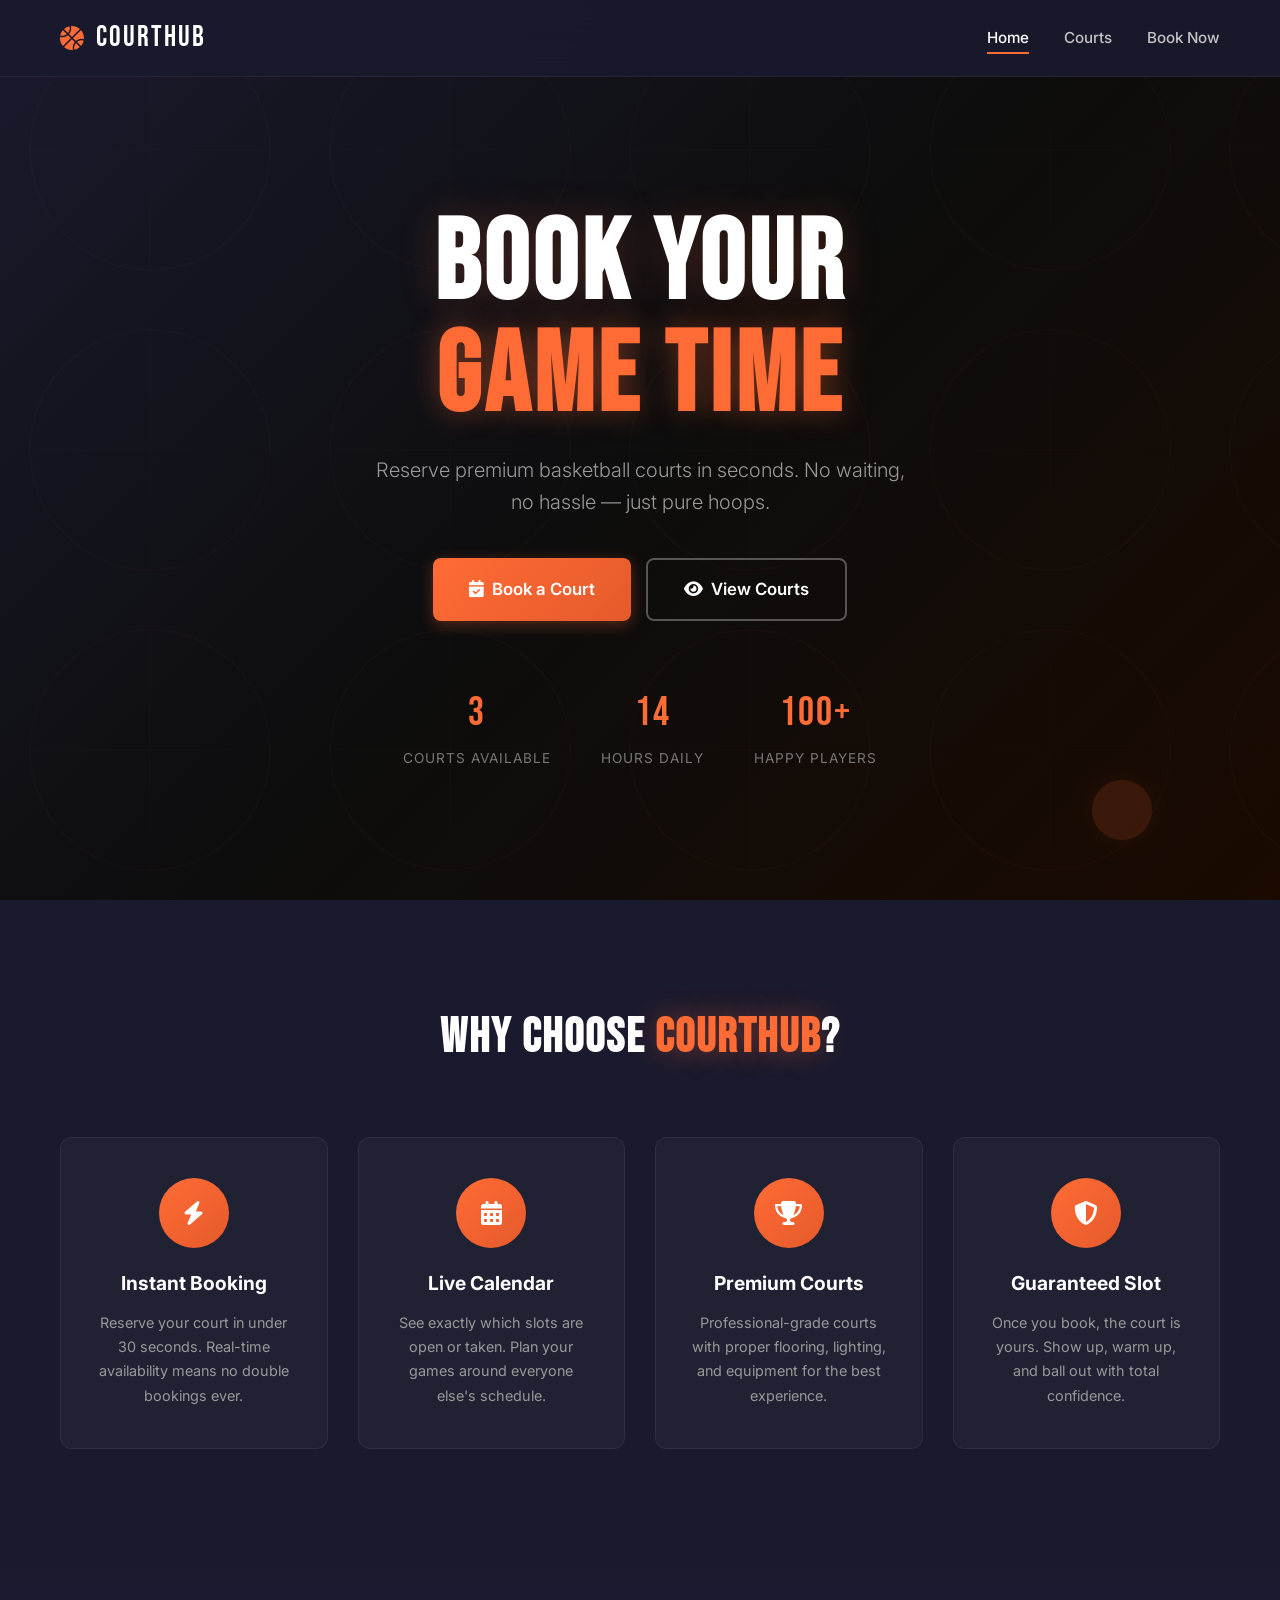
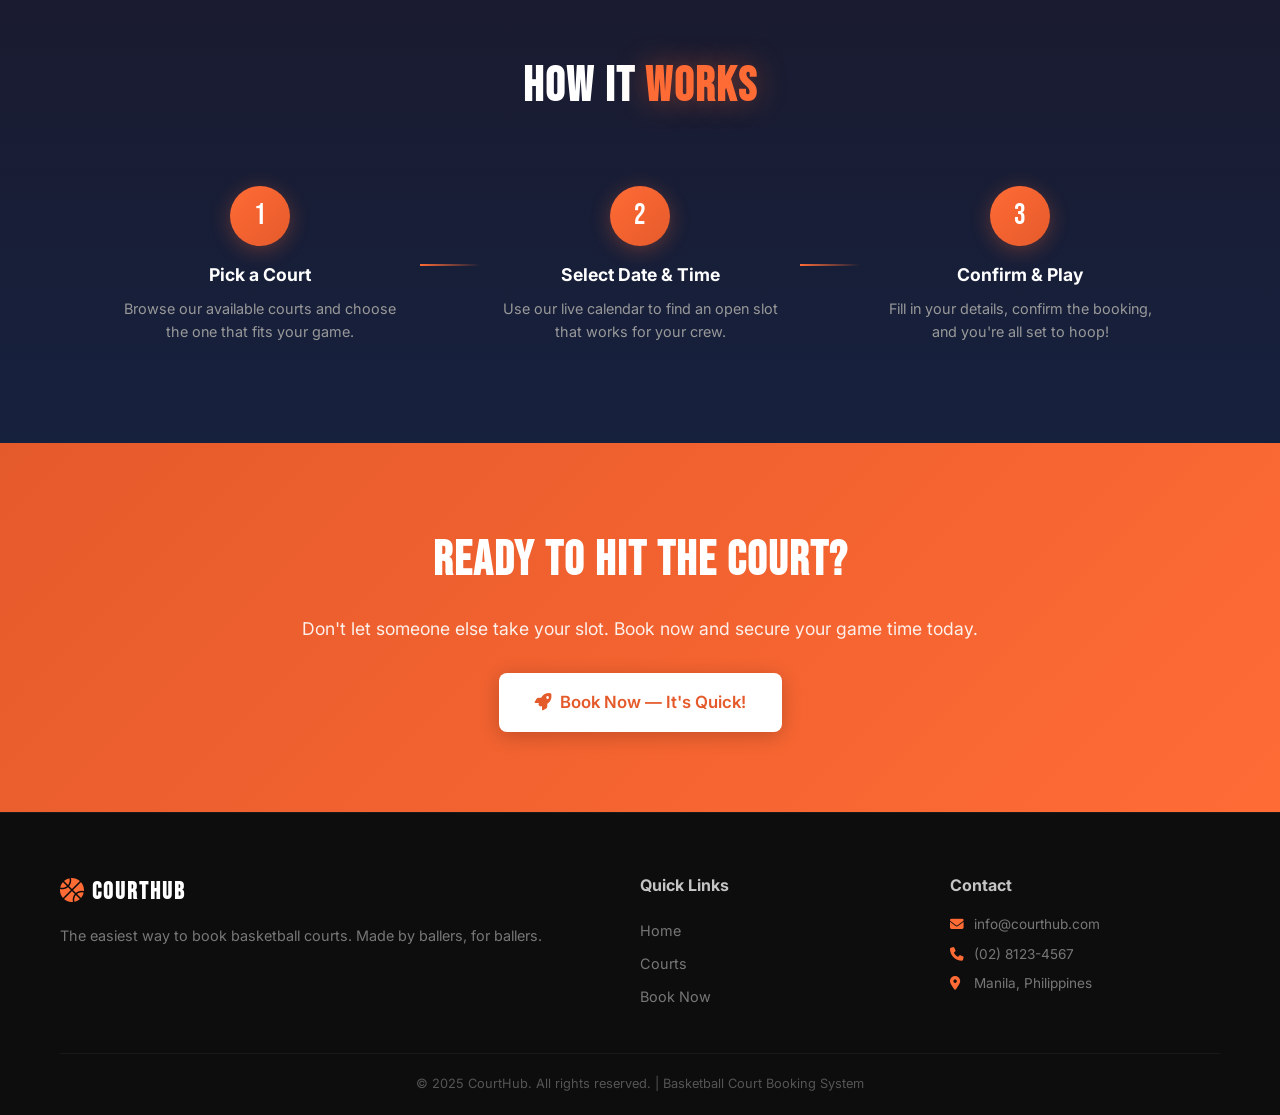
<file: HoopSpot/index.html>
<!DOCTYPE html>
<html lang="en">
<head>
    <meta charset="UTF-8">
    <meta name="viewport" content="width=device-width, initial-scale=1.0">
    <title>CourtHub - Basketball Court Booking</title>
    <link rel="stylesheet" href="css/style.css">
    <link rel="stylesheet" href="https://cdnjs.cloudflare.com/ajax/libs/font-awesome/6.4.0/css/all.min.css">
    <link href="https://fonts.googleapis.com/css2?family=Bebas+Neue&family=Inter:wght@300;400;500;600;700;800&display=swap" rel="stylesheet">
</head>
<body>
    <!-- Navigation -->
    <nav class="navbar">
        <div class="nav-container">
            <a href="index.html" class="nav-logo">
                <i class="fas fa-basketball-ball"></i>
                <span>CourtHub</span>
            </a>
            <ul class="nav-links">
                <li><a href="index.html" class="active">Home</a></li>
                <li><a href="courts.html">Courts</a></li>
                <li><a href="booking.html">Book Now</a></li>
            </ul>
            <button class="nav-toggle" id="navToggle">
                <i class="fas fa-bars"></i>
            </button>
        </div>
    </nav>

    <!-- Hero Section -->
    <section class="hero">
        <div class="hero-overlay"></div>
        <div class="hero-content">
            <h1 class="hero-title">BOOK YOUR<br><span class="highlight">GAME TIME</span></h1>
            <p class="hero-subtitle">Reserve premium basketball courts in seconds. No waiting, no hassle — just pure hoops.</p>
            <div class="hero-buttons">
                <a href="booking.html" class="btn btn-primary btn-lg">
                    <i class="fas fa-calendar-check"></i> Book a Court
                </a>
                <a href="courts.html" class="btn btn-outline btn-lg">
                    <i class="fas fa-eye"></i> View Courts
                </a>
            </div>
            <div class="hero-stats">
                <div class="stat-item">
                    <span class="stat-number">3</span>
                    <span class="stat-label">Courts Available</span>
                </div>
                <div class="stat-item">
                    <span class="stat-number">14</span>
                    <span class="stat-label">Hours Daily</span>
                </div>
                <div class="stat-item">
                    <span class="stat-number">100+</span>
                    <span class="stat-label">Happy Players</span>
                </div>
            </div>
        </div>
        <div class="hero-ball-animation">
            <div class="bouncing-ball"></div>
        </div>
    </section>

    <!-- Features Section -->
    <section class="features" id="features">
        <div class="container">
            <h2 class="section-title">Why Choose <span class="highlight">CourtHub</span>?</h2>
            <div class="features-grid">
                <div class="feature-card">
                    <div class="feature-icon">
                        <i class="fas fa-bolt"></i>
                    </div>
                    <h3>Instant Booking</h3>
                    <p>Reserve your court in under 30 seconds. Real-time availability means no double bookings ever.</p>
                </div>
                <div class="feature-card">
                    <div class="feature-icon">
                        <i class="fas fa-calendar-alt"></i>
                    </div>
                    <h3>Live Calendar</h3>
                    <p>See exactly which slots are open or taken. Plan your games around everyone else's schedule.</p>
                </div>
                <div class="feature-card">
                    <div class="feature-icon">
                        <i class="fas fa-trophy"></i>
                    </div>
                    <h3>Premium Courts</h3>
                    <p>Professional-grade courts with proper flooring, lighting, and equipment for the best experience.</p>
                </div>
                <div class="feature-card">
                    <div class="feature-icon">
                        <i class="fas fa-shield-alt"></i>
                    </div>
                    <h3>Guaranteed Slot</h3>
                    <p>Once you book, the court is yours. Show up, warm up, and ball out with total confidence.</p>
                </div>
            </div>
        </div>
    </section>

    <!-- How It Works -->
    <section class="how-it-works">
        <div class="container">
            <h2 class="section-title">How It <span class="highlight">Works</span></h2>
            <div class="steps">
                <div class="step">
                    <div class="step-number">1</div>
                    <h3>Pick a Court</h3>
                    <p>Browse our available courts and choose the one that fits your game.</p>
                </div>
                <div class="step-connector"></div>
                <div class="step">
                    <div class="step-number">2</div>
                    <h3>Select Date & Time</h3>
                    <p>Use our live calendar to find an open slot that works for your crew.</p>
                </div>
                <div class="step-connector"></div>
                <div class="step">
                    <div class="step-number">3</div>
                    <h3>Confirm & Play</h3>
                    <p>Fill in your details, confirm the booking, and you're all set to hoop!</p>
                </div>
            </div>
        </div>
    </section>

    <!-- CTA Section -->
    <section class="cta-section">
        <div class="container">
            <div class="cta-content">
                <h2>Ready to Hit the Court?</h2>
                <p>Don't let someone else take your slot. Book now and secure your game time today.</p>
                <a href="booking.html" class="btn btn-primary btn-lg">
                    <i class="fas fa-rocket"></i> Book Now — It's Quick!
                </a>
            </div>
        </div>
    </section>

    <!-- Footer -->
    <footer class="footer">
        <div class="container">
            <div class="footer-content">
                <div class="footer-brand">
                    <h3><i class="fas fa-basketball-ball"></i> CourtHub</h3>
                    <p>The easiest way to book basketball courts. Made by ballers, for ballers.</p>
                </div>
                <div class="footer-links">
                    <h4>Quick Links</h4>
                    <a href="index.html">Home</a>
                    <a href="courts.html">Courts</a>
                    <a href="booking.html">Book Now</a>
                </div>
                <div class="footer-contact">
                    <h4>Contact</h4>
                    <p><i class="fas fa-envelope"></i> info@courthub.com</p>
                    <p><i class="fas fa-phone"></i> (02) 8123-4567</p>
                    <p><i class="fas fa-map-marker-alt"></i> Manila, Philippines</p>
                </div>
            </div>
            <div class="footer-bottom">
                <p>&copy; 2025 CourtHub. All rights reserved. | Basketball Court Booking System</p>
            </div>
        </div>
    </footer>

    <script src="js/main.js"></script>
</body>
</html>
</file>
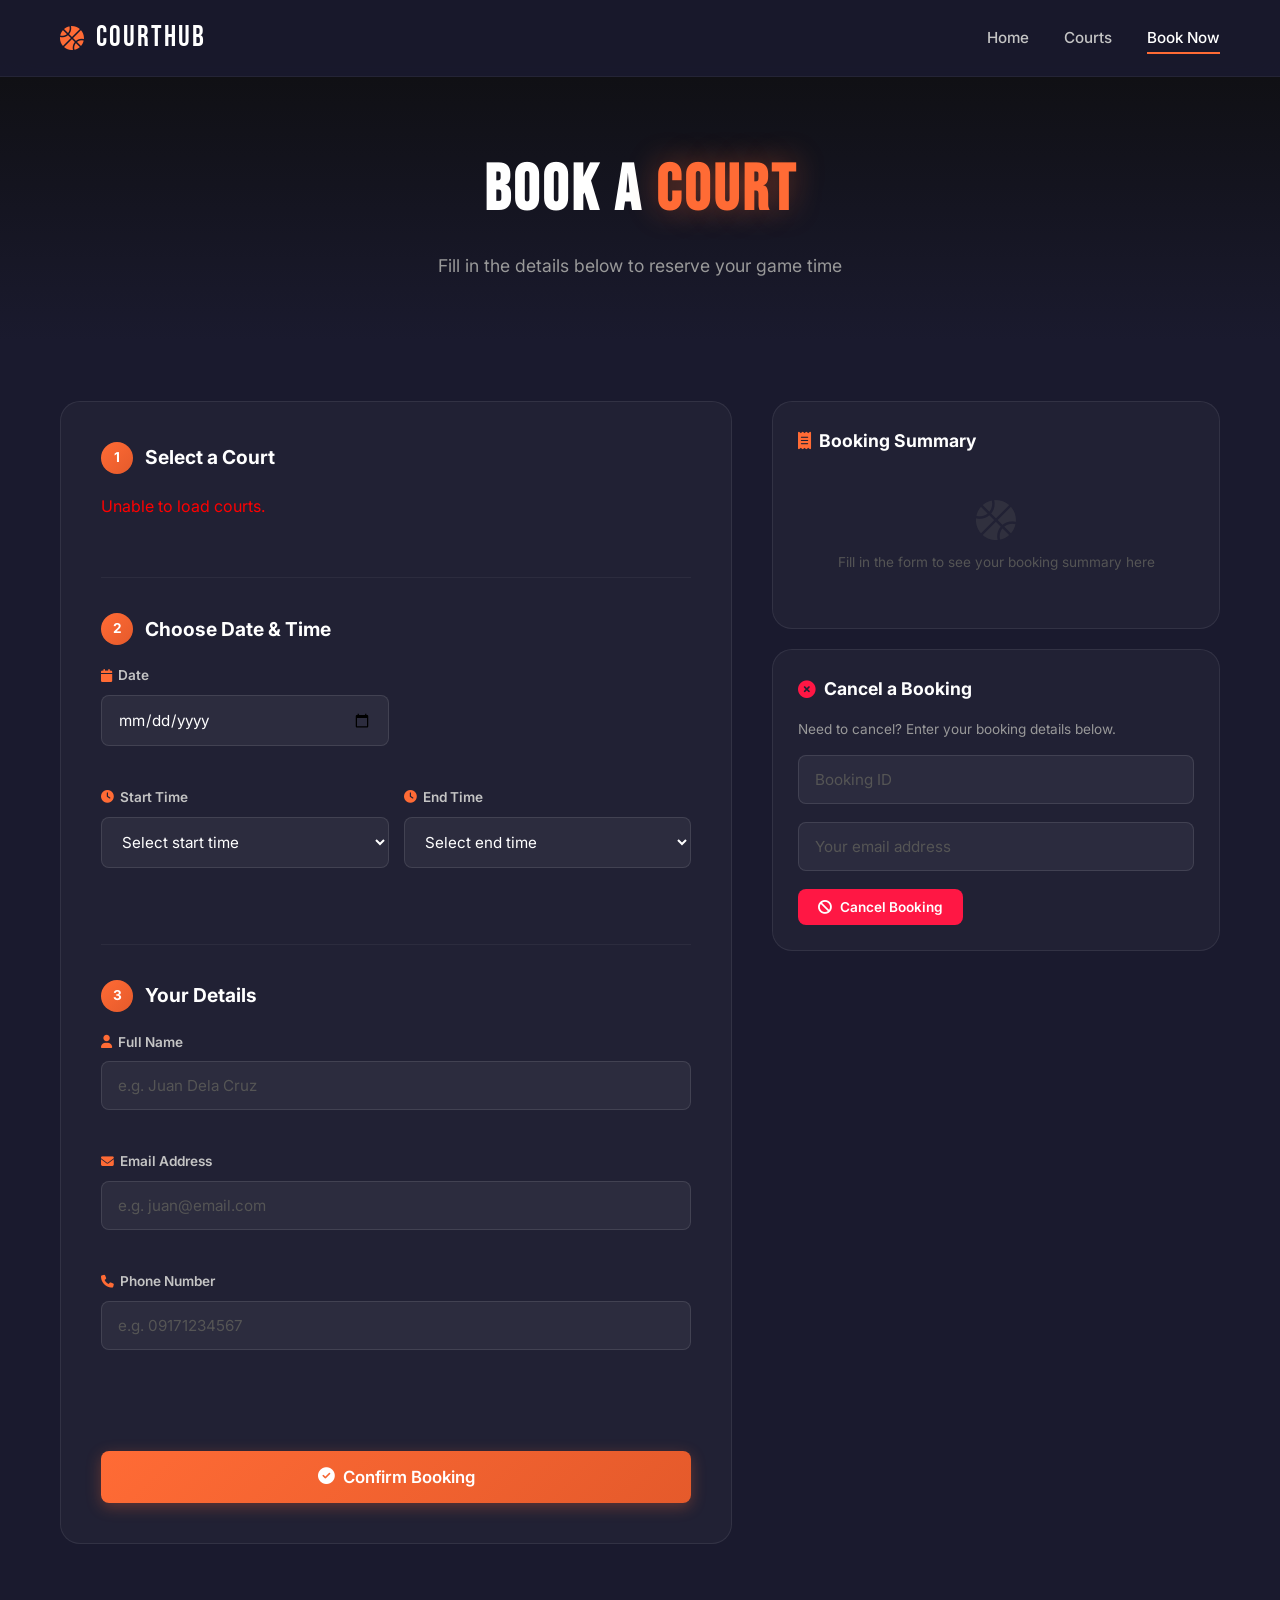
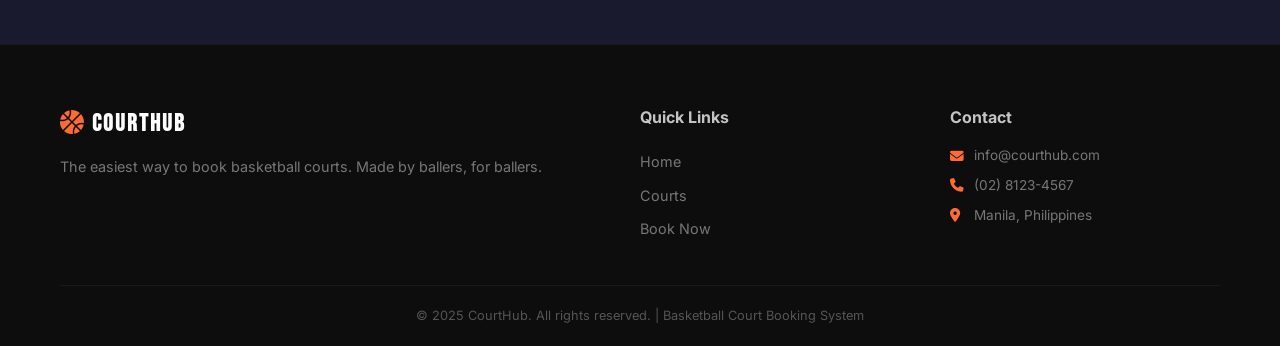
<file: HoopSpot/booking.html>
<!DOCTYPE html>
<html lang="en">
<head>
    <meta charset="UTF-8">
    <meta name="viewport" content="width=device-width, initial-scale=1.0">
    <title>Book a Court - CourtHub</title>
    <link rel="stylesheet" href="css/style.css">
    <link rel="stylesheet" href="https://cdnjs.cloudflare.com/ajax/libs/font-awesome/6.4.0/css/all.min.css">
    <link href="https://fonts.googleapis.com/css2?family=Bebas+Neue&family=Inter:wght@300;400;500;600;700;800&display=swap" rel="stylesheet">
</head>
<body>
    <!-- Navigation -->
    <nav class="navbar">
        <div class="nav-container">
            <a href="index.html" class="nav-logo">
                <i class="fas fa-basketball-ball"></i>
                <span>CourtHub</span>
            </a>
            <ul class="nav-links">
                <li><a href="index.html">Home</a></li>
                <li><a href="courts.html">Courts</a></li>
                <li><a href="booking.html" class="active">Book Now</a></li>
            </ul>
            <button class="nav-toggle" id="navToggle">
                <i class="fas fa-bars"></i>
            </button>
        </div>
    </nav>

    <!-- Page Header -->
    <section class="page-header">
        <h1>Book a <span class="highlight">Court</span></h1>
        <p>Fill in the details below to reserve your game time</p>
    </section>

    <!-- Booking Form Section -->
    <section class="booking-section">
        <div class="container">
            <div class="booking-layout">
                <!-- Booking Form -->
                <div class="booking-form-wrapper">
                    <form id="bookingForm" class="booking-form" novalidate>
                        <!-- Step 1: Court Selection -->
                        <div class="form-step active" id="step1">
                            <h3 class="form-step-title">
                                <span class="step-badge">1</span> Select a Court
                            </h3>
                            <div class="court-selection" id="courtSelection">
                                <!-- Courts loaded dynamically -->
                                <div class="loading-spinner small">
                                    <i class="fas fa-basketball-ball fa-spin"></i>
                                </div>
                            </div>
                            <input type="hidden" id="selectedCourt" name="court_id" required>
                            <div class="form-error" id="courtError"></div>
                        </div>

                        <!-- Step 2: Date & Time -->
                        <div class="form-step active" id="step2">
                            <h3 class="form-step-title">
                                <span class="step-badge">2</span> Choose Date & Time
                            </h3>
                            <div class="form-row">
                                <div class="form-group">
                                    <label for="bookingDate">
                                        <i class="fas fa-calendar"></i> Date
                                    </label>
                                    <input type="date" id="bookingDate" name="booking_date" required>
                                    <div class="form-error" id="dateError"></div>
                                </div>
                            </div>
                            <div class="form-row">
                                <div class="form-group">
                                    <label for="startTime">
                                        <i class="fas fa-clock"></i> Start Time
                                    </label>
                                    <select id="startTime" name="start_time" required>
                                        <option value="">Select start time</option>
                                        <option value="06:00">6:00 AM</option>
                                        <option value="07:00">7:00 AM</option>
                                        <option value="08:00">8:00 AM</option>
                                        <option value="09:00">9:00 AM</option>
                                        <option value="10:00">10:00 AM</option>
                                        <option value="11:00">11:00 AM</option>
                                        <option value="12:00">12:00 PM</option>
                                        <option value="13:00">1:00 PM</option>
                                        <option value="14:00">2:00 PM</option>
                                        <option value="15:00">3:00 PM</option>
                                        <option value="16:00">4:00 PM</option>
                                        <option value="17:00">5:00 PM</option>
                                        <option value="18:00">6:00 PM</option>
                                        <option value="19:00">7:00 PM</option>
                                    </select>
                                    <div class="form-error" id="startTimeError"></div>
                                </div>
                                <div class="form-group">
                                    <label for="endTime">
                                        <i class="fas fa-clock"></i> End Time
                                    </label>
                                    <select id="endTime" name="end_time" required>
                                        <option value="">Select end time</option>
                                        <option value="07:00">7:00 AM</option>
                                        <option value="08:00">8:00 AM</option>
                                        <option value="09:00">9:00 AM</option>
                                        <option value="10:00">10:00 AM</option>
                                        <option value="11:00">11:00 AM</option>
                                        <option value="12:00">12:00 PM</option>
                                        <option value="13:00">1:00 PM</option>
                                        <option value="14:00">2:00 PM</option>
                                        <option value="15:00">3:00 PM</option>
                                        <option value="16:00">4:00 PM</option>
                                        <option value="17:00">5:00 PM</option>
                                        <option value="18:00">6:00 PM</option>
                                        <option value="19:00">7:00 PM</option>
                                        <option value="20:00">8:00 PM</option>
                                    </select>
                                    <div class="form-error" id="endTimeError"></div>
                                </div>
                            </div>
                            <!-- Time Slot Availability Display -->
                            <div class="time-slots-display" id="timeSlotsDisplay" style="display:none;">
                                <h4><i class="fas fa-info-circle"></i> Booked Slots for Selected Date:</h4>
                                <div id="bookedSlotsList"></div>
                            </div>
                        </div>

                        <!-- Step 3: Personal Info -->
                        <div class="form-step active" id="step3">
                            <h3 class="form-step-title">
                                <span class="step-badge">3</span> Your Details
                            </h3>
                            <div class="form-group">
                                <label for="bookerName">
                                    <i class="fas fa-user"></i> Full Name
                                </label>
                                <input type="text" id="bookerName" name="booker_name" placeholder="e.g. Juan Dela Cruz" required>
                                <div class="form-error" id="nameError"></div>
                            </div>
                            <div class="form-group">
                                <label for="bookerEmail">
                                    <i class="fas fa-envelope"></i> Email Address
                                </label>
                                <input type="email" id="bookerEmail" name="booker_email" placeholder="e.g. juan@email.com" required>
                                <div class="form-error" id="emailError"></div>
                            </div>
                            <div class="form-group">
                                <label for="bookerPhone">
                                    <i class="fas fa-phone"></i> Phone Number
                                </label>
                                <input type="tel" id="bookerPhone" name="booker_phone" placeholder="e.g. 09171234567" required>
                                <div class="form-error" id="phoneError"></div>
                            </div>
                        </div>

                        <!-- Submit -->
                        <button type="submit" class="btn btn-primary btn-lg btn-block" id="submitBtn">
                            <i class="fas fa-check-circle"></i> Confirm Booking
                        </button>
                    </form>
                </div>

                <!-- Booking Summary / Side Panel -->
                <div class="booking-sidebar">
                    <div class="summary-card">
                        <h3><i class="fas fa-receipt"></i> Booking Summary</h3>
                        <div class="summary-content" id="summaryContent">
                            <div class="summary-empty">
                                <i class="fas fa-basketball-ball"></i>
                                <p>Fill in the form to see your booking summary here</p>
                            </div>
                        </div>
                    </div>

                    <!-- Cancel Booking Card -->
                    <div class="cancel-card">
                        <h3><i class="fas fa-times-circle"></i> Cancel a Booking</h3>
                        <p>Need to cancel? Enter your booking details below.</p>
                        <div class="form-group">
                            <input type="number" id="cancelBookingId" placeholder="Booking ID" min="1">
                        </div>
                        <div class="form-group">
                            <input type="email" id="cancelEmail" placeholder="Your email address">
                        </div>
                        <button class="btn btn-danger btn-sm" id="cancelBtn">
                            <i class="fas fa-ban"></i> Cancel Booking
                        </button>
                        <div class="cancel-result" id="cancelResult"></div>
                    </div>
                </div>
            </div>
        </div>
    </section>

    <!-- Success Modal -->
    <div class="modal-overlay" id="successModal">
        <div class="modal">
            <div class="modal-icon success">
                <i class="fas fa-check-circle"></i>
            </div>
            <h2>Booking Confirmed!</h2>
            <p id="modalMessage">Your court has been reserved successfully.</p>
            <p class="booking-id-display">Booking ID: <strong id="modalBookingId"></strong></p>
            <p class="modal-note">Save your Booking ID in case you need to cancel.</p>
            <button class="btn btn-primary" id="modalCloseBtn">
                <i class="fas fa-thumbs-up"></i> Got It!
            </button>
        </div>
    </div>

    <!-- Footer -->
    <footer class="footer">
        <div class="container">
            <div class="footer-content">
                <div class="footer-brand">
                    <h3><i class="fas fa-basketball-ball"></i> CourtHub</h3>
                    <p>The easiest way to book basketball courts. Made by ballers, for ballers.</p>
                </div>
                <div class="footer-links">
                    <h4>Quick Links</h4>
                    <a href="index.html">Home</a>
                    <a href="courts.html">Courts</a>
                    <a href="booking.html">Book Now</a>
                </div>
                <div class="footer-contact">
                    <h4>Contact</h4>
                    <p><i class="fas fa-envelope"></i> info@courthub.com</p>
                    <p><i class="fas fa-phone"></i> (02) 8123-4567</p>
                    <p><i class="fas fa-map-marker-alt"></i> Manila, Philippines</p>
                </div>
            </div>
            <div class="footer-bottom">
                <p>&copy; 2025 CourtHub. All rights reserved. | Basketball Court Booking System</p>
            </div>
        </div>
    </footer>

    <script src="js/booking.js"></script>
    <script src="js/main.js"></script>
</body>
</html>
</file>
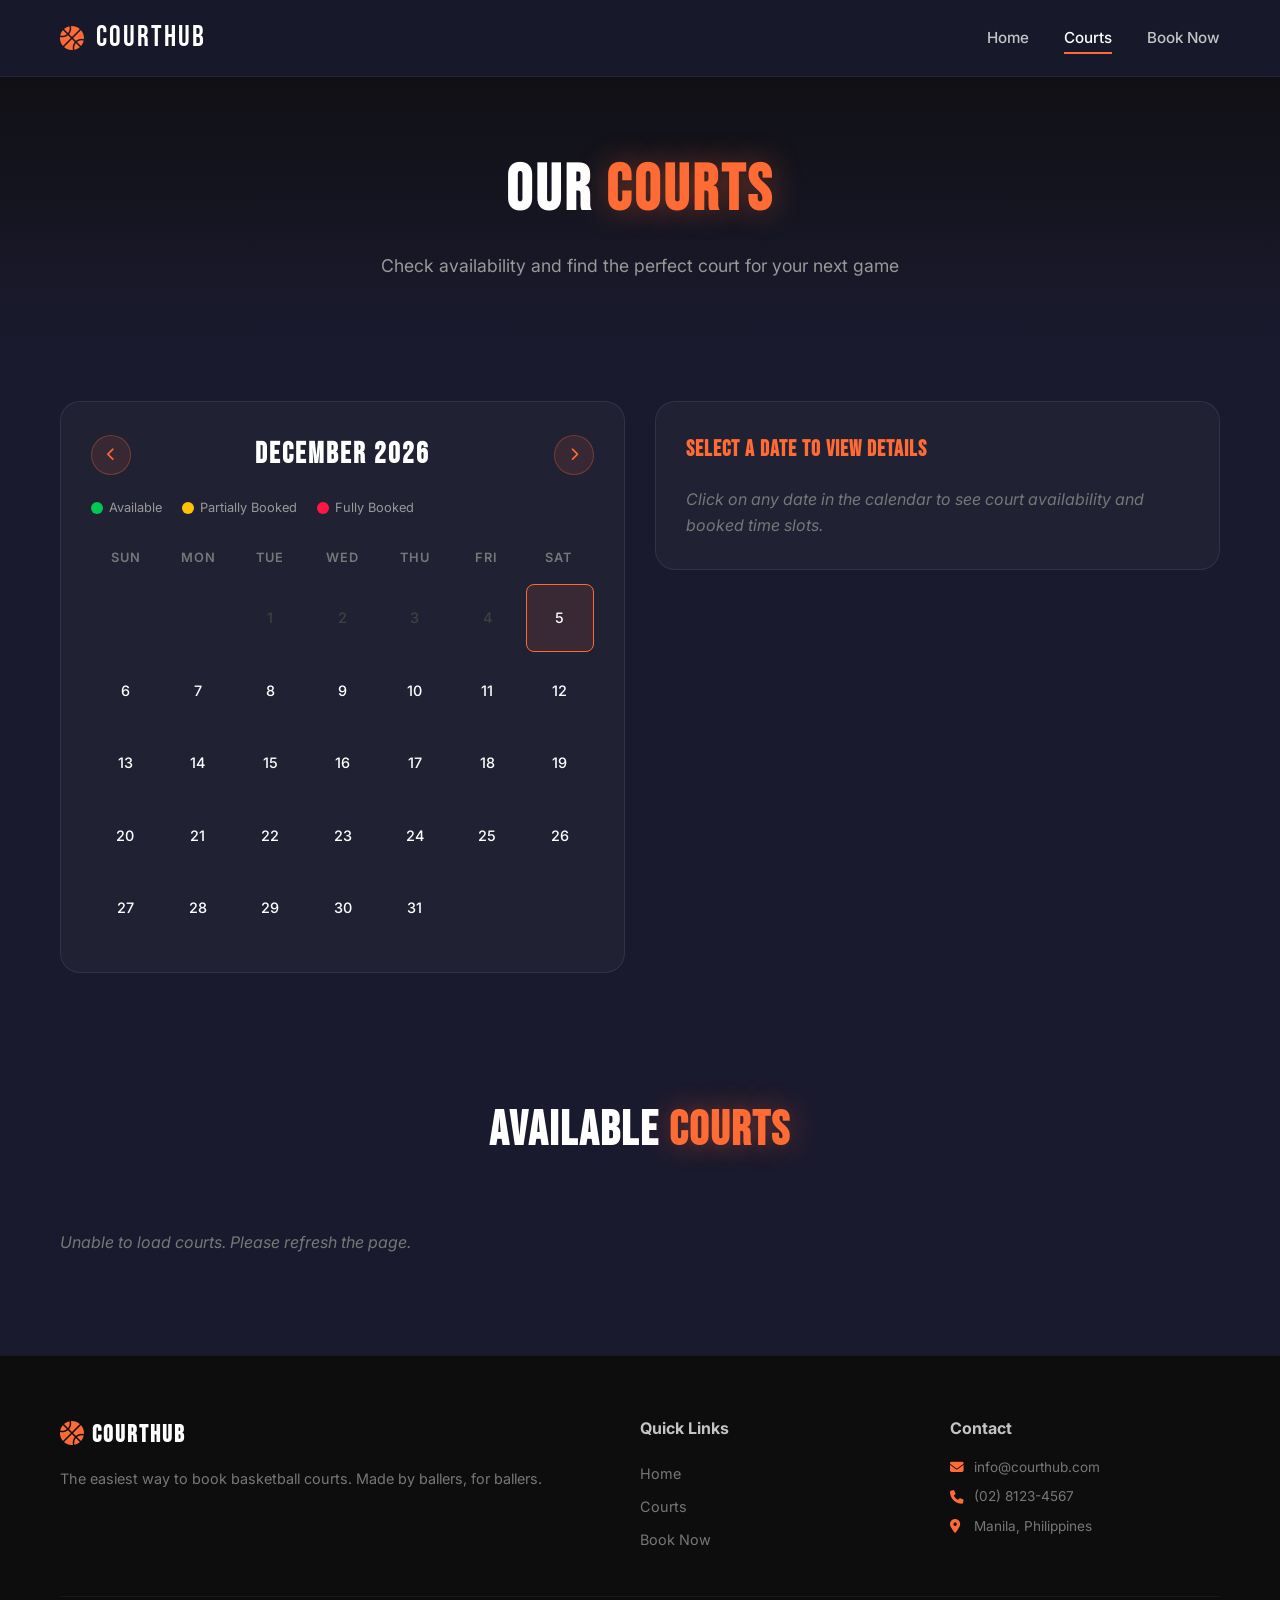
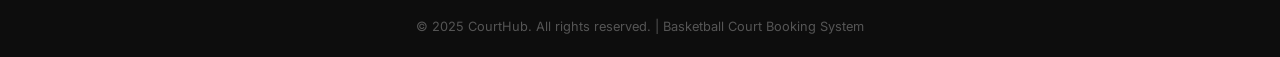
<file: HoopSpot/courts.html>
<!DOCTYPE html>
<html lang="en">
<head>
    <meta charset="UTF-8">
    <meta name="viewport" content="width=device-width, initial-scale=1.0">
    <title>Our Courts - CourtHub</title>
    <link rel="stylesheet" href="css/style.css">
    <link rel="stylesheet" href="https://cdnjs.cloudflare.com/ajax/libs/font-awesome/6.4.0/css/all.min.css">
    <link href="https://fonts.googleapis.com/css2?family=Bebas+Neue&family=Inter:wght@300;400;500;600;700;800&display=swap" rel="stylesheet">
</head>
<body>
    <!-- Navigation -->
    <nav class="navbar">
        <div class="nav-container">
            <a href="index.html" class="nav-logo">
                <i class="fas fa-basketball-ball"></i>
                <span>CourtHub</span>
            </a>
            <ul class="nav-links">
                <li><a href="index.html">Home</a></li>
                <li><a href="courts.html" class="active">Courts</a></li>
                <li><a href="booking.html">Book Now</a></li>
            </ul>
            <button class="nav-toggle" id="navToggle">
                <i class="fas fa-bars"></i>
            </button>
        </div>
    </nav>

    <!-- Page Header -->
    <section class="page-header">
        <h1>Our <span class="highlight">Courts</span></h1>
        <p>Check availability and find the perfect court for your next game</p>
    </section>

    <!-- Calendar Section -->
    <section class="calendar-section">
        <div class="container">
            <div class="calendar-wrapper">
                <div class="calendar-header">
                    <button class="calendar-nav-btn" id="prevMonth">
                        <i class="fas fa-chevron-left"></i>
                    </button>
                    <h2 id="calendarMonthYear"></h2>
                    <button class="calendar-nav-btn" id="nextMonth">
                        <i class="fas fa-chevron-right"></i>
                    </button>
                </div>
                <div class="calendar-legend">
                    <span class="legend-item"><span class="legend-dot available"></span> Available</span>
                    <span class="legend-item"><span class="legend-dot partial"></span> Partially Booked</span>
                    <span class="legend-item"><span class="legend-dot full"></span> Fully Booked</span>
                </div>
                <div class="calendar-grid">
                    <div class="calendar-day-header">Sun</div>
                    <div class="calendar-day-header">Mon</div>
                    <div class="calendar-day-header">Tue</div>
                    <div class="calendar-day-header">Wed</div>
                    <div class="calendar-day-header">Thu</div>
                    <div class="calendar-day-header">Fri</div>
                    <div class="calendar-day-header">Sat</div>
                </div>
                <div class="calendar-dates" id="calendarDates"></div>
            </div>

            <!-- Day Detail Panel -->
            <div class="day-detail-panel" id="dayDetailPanel">
                <h3 id="selectedDateTitle">Select a date to view details</h3>
                <div id="dayDetailContent">
                    <p class="empty-state">Click on any date in the calendar to see court availability and booked time slots.</p>
                </div>
            </div>
        </div>
    </section>

    <!-- Courts Grid -->
    <section class="courts-section">
        <div class="container">
            <h2 class="section-title">Available <span class="highlight">Courts</span></h2>
            <div class="courts-grid" id="courtsGrid">
                <!-- Courts will be loaded dynamically -->
                <div class="loading-spinner">
                    <i class="fas fa-basketball-ball fa-spin"></i>
                    <p>Loading courts...</p>
                </div>
            </div>
        </div>
    </section>

    <!-- Footer -->
    <footer class="footer">
        <div class="container">
            <div class="footer-content">
                <div class="footer-brand">
                    <h3><i class="fas fa-basketball-ball"></i> CourtHub</h3>
                    <p>The easiest way to book basketball courts. Made by ballers, for ballers.</p>
                </div>
                <div class="footer-links">
                    <h4>Quick Links</h4>
                    <a href="index.html">Home</a>
                    <a href="courts.html">Courts</a>
                    <a href="booking.html">Book Now</a>
                </div>
                <div class="footer-contact">
                    <h4>Contact</h4>
                    <p><i class="fas fa-envelope"></i> info@courthub.com</p>
                    <p><i class="fas fa-phone"></i> (02) 8123-4567</p>
                    <p><i class="fas fa-map-marker-alt"></i> Manila, Philippines</p>
                </div>
            </div>
            <div class="footer-bottom">
                <p>&copy; 2025 CourtHub. All rights reserved. | Basketball Court Booking System</p>
            </div>
        </div>
    </footer>

    <script src="js/calendar.js"></script>
    <script src="js/main.js"></script>
</body>
</html>
</file>
<file: HoopSpot/css/style.css>
/* ============================================
   CourtHub - Basketball Court Booking System
   Modern CSS Stylesheet
   ============================================ */

/* CSS Variables */
:root {
    --primary: #ff6b35;
    --primary-dark: #e55a2b;
    --primary-light: #ff8c5a;
    --secondary: #1a1a2e;
    --secondary-light: #16213e;
    --accent: #0f3460;
    --success: #00c853;
    --danger: #ff1744;
    --warning: #ffc107;
    --dark: #0d0d0d;
    --gray-900: #1a1a1a;
    --gray-800: #2d2d2d;
    --gray-700: #404040;
    --gray-600: #555555;
    --gray-500: #777777;
    --gray-400: #999999;
    --gray-300: #c4c4c4;
    --gray-200: #e0e0e0;
    --gray-100: #f5f5f5;
    --white: #ffffff;
    --font-display: 'Bebas Neue', cursive;
    --font-body: 'Inter', sans-serif;
    --radius-sm: 8px;
    --radius-md: 12px;
    --radius-lg: 20px;
    --radius-xl: 30px;
    --shadow-sm: 0 2px 8px rgba(0,0,0,0.1);
    --shadow-md: 0 4px 20px rgba(0,0,0,0.15);
    --shadow-lg: 0 10px 40px rgba(0,0,0,0.2);
    --shadow-glow: 0 0 30px rgba(255, 107, 53, 0.3);
    --transition: all 0.3s cubic-bezier(0.4, 0, 0.2, 1);
}

/* Reset & Base */
* {
    margin: 0;
    padding: 0;
    box-sizing: border-box;
}

html {
    scroll-behavior: smooth;
}

body {
    font-family: var(--font-body);
    background-color: var(--secondary);
    color: var(--white);
    line-height: 1.6;
    overflow-x: hidden;
}

a {
    text-decoration: none;
    color: inherit;
}

img {
    max-width: 100%;
    height: auto;
}

.container {
    max-width: 1200px;
    margin: 0 auto;
    padding: 0 20px;
}

/* ============================================
   NAVIGATION
   ============================================ */
.navbar {
    position: fixed;
    top: 0;
    left: 0;
    right: 0;
    z-index: 1000;
    background: rgba(26, 26, 46, 0.95);
    backdrop-filter: blur(20px);
    border-bottom: 1px solid rgba(255, 255, 255, 0.05);
    padding: 15px 0;
    transition: var(--transition);
}

.navbar.scrolled {
    padding: 10px 0;
    background: rgba(13, 13, 13, 0.98);
}

.nav-container {
    max-width: 1200px;
    margin: 0 auto;
    padding: 0 20px;
    display: flex;
    align-items: center;
    justify-content: space-between;
}

.nav-logo {
    display: flex;
    align-items: center;
    gap: 10px;
    font-family: var(--font-display);
    font-size: 1.8rem;
    letter-spacing: 2px;
    color: var(--white);
}

.nav-logo i {
    color: var(--primary);
    font-size: 1.5rem;
    animation: spin 4s linear infinite;
}

@keyframes spin {
    from { transform: rotate(0deg); }
    to { transform: rotate(360deg); }
}

.nav-links {
    display: flex;
    list-style: none;
    gap: 35px;
}

.nav-links a {
    font-weight: 500;
    font-size: 0.95rem;
    color: var(--gray-300);
    transition: var(--transition);
    position: relative;
    padding: 5px 0;
}

.nav-links a::after {
    content: '';
    position: absolute;
    bottom: -2px;
    left: 0;
    width: 0;
    height: 2px;
    background: var(--primary);
    transition: var(--transition);
}

.nav-links a:hover,
.nav-links a.active {
    color: var(--white);
}

.nav-links a:hover::after,
.nav-links a.active::after {
    width: 100%;
}

.nav-toggle {
    display: none;
    background: none;
    border: none;
    color: var(--white);
    font-size: 1.5rem;
    cursor: pointer;
}

/* ============================================
   HERO SECTION
   ============================================ */
.hero {
    min-height: 100vh;
    display: flex;
    align-items: center;
    justify-content: center;
    position: relative;
    background: linear-gradient(135deg, var(--secondary) 0%, var(--dark) 50%, #1a0a00 100%);
    overflow: hidden;
    padding-top: 80px;
}

.hero-overlay {
    position: absolute;
    inset: 0;
    background: url('data:image/svg+xml,<svg xmlns="http://www.w3.org/2000/svg" viewBox="0 0 100 100"><circle cx="50" cy="50" r="40" fill="none" stroke="rgba(255,107,53,0.05)" stroke-width="0.5"/><line x1="10" y1="50" x2="90" y2="50" stroke="rgba(255,107,53,0.03)" stroke-width="0.3"/><line x1="50" y1="10" x2="50" y2="90" stroke="rgba(255,107,53,0.03)" stroke-width="0.3"/></svg>');
    background-size: 300px;
    opacity: 0.5;
}

.hero-content {
    position: relative;
    text-align: center;
    z-index: 2;
    padding: 0 20px;
}

.hero-title {
    font-family: var(--font-display);
    font-size: clamp(3.5rem, 10vw, 7rem);
    line-height: 1;
    letter-spacing: 4px;
    margin-bottom: 20px;
    text-shadow: 0 0 40px rgba(255, 107, 53, 0.2);
}

.highlight {
    color: var(--primary);
    text-shadow: 0 0 30px rgba(255, 107, 53, 0.4);
}

.hero-subtitle {
    font-size: clamp(1rem, 2.5vw, 1.25rem);
    color: var(--gray-400);
    max-width: 550px;
    margin: 0 auto 40px;
    font-weight: 300;
}

.hero-buttons {
    display: flex;
    gap: 15px;
    justify-content: center;
    flex-wrap: wrap;
    margin-bottom: 60px;
}

.hero-stats {
    display: flex;
    justify-content: center;
    gap: 50px;
    flex-wrap: wrap;
}

.stat-item {
    text-align: center;
}

.stat-number {
    display: block;
    font-family: var(--font-display);
    font-size: 2.5rem;
    color: var(--primary);
    letter-spacing: 2px;
}

.stat-label {
    font-size: 0.85rem;
    color: var(--gray-500);
    text-transform: uppercase;
    letter-spacing: 1px;
}

/* Bouncing Ball Animation */
.hero-ball-animation {
    position: absolute;
    bottom: 60px;
    right: 10%;
    z-index: 1;
    opacity: 0.15;
}

.bouncing-ball {
    width: 60px;
    height: 60px;
    border-radius: 50%;
    background: var(--primary);
    animation: bounce 2s ease-in-out infinite;
    box-shadow: 0 0 30px rgba(255, 107, 53, 0.5);
}

@keyframes bounce {
    0%, 100% { transform: translateY(0); }
    50% { transform: translateY(-80px); }
}

/* ============================================
   BUTTONS
   ============================================ */
.btn {
    display: inline-flex;
    align-items: center;
    gap: 8px;
    padding: 12px 28px;
    border-radius: var(--radius-sm);
    font-weight: 600;
    font-size: 0.95rem;
    border: none;
    cursor: pointer;
    transition: var(--transition);
    font-family: var(--font-body);
}

.btn-primary {
    background: linear-gradient(135deg, var(--primary), var(--primary-dark));
    color: var(--white);
    box-shadow: 0 4px 15px rgba(255, 107, 53, 0.3);
}

.btn-primary:hover {
    transform: translateY(-2px);
    box-shadow: var(--shadow-glow);
}

.btn-outline {
    background: transparent;
    color: var(--white);
    border: 2px solid rgba(255, 255, 255, 0.3);
}

.btn-outline:hover {
    border-color: var(--primary);
    color: var(--primary);
    transform: translateY(-2px);
}

.btn-danger {
    background: var(--danger);
    color: var(--white);
}

.btn-danger:hover {
    background: #d50000;
    transform: translateY(-2px);
}

.btn-lg {
    padding: 16px 36px;
    font-size: 1.05rem;
}

.btn-sm {
    padding: 10px 20px;
    font-size: 0.85rem;
}

.btn-block {
    width: 100%;
    justify-content: center;
}

/* ============================================
   FEATURES SECTION
   ============================================ */
.features {
    padding: 100px 0;
    background: var(--secondary);
}

.section-title {
    font-family: var(--font-display);
    font-size: clamp(2rem, 5vw, 3rem);
    text-align: center;
    letter-spacing: 2px;
    margin-bottom: 60px;
}

.features-grid {
    display: grid;
    grid-template-columns: repeat(auto-fit, minmax(260px, 1fr));
    gap: 30px;
}

.feature-card {
    background: rgba(255, 255, 255, 0.03);
    border: 1px solid rgba(255, 255, 255, 0.06);
    border-radius: var(--radius-md);
    padding: 40px 30px;
    text-align: center;
    transition: var(--transition);
}

.feature-card:hover {
    transform: translateY(-8px);
    background: rgba(255, 107, 53, 0.05);
    border-color: rgba(255, 107, 53, 0.2);
    box-shadow: var(--shadow-glow);
}

.feature-icon {
    width: 70px;
    height: 70px;
    border-radius: 50%;
    background: linear-gradient(135deg, var(--primary), var(--primary-dark));
    display: flex;
    align-items: center;
    justify-content: center;
    margin: 0 auto 20px;
    font-size: 1.5rem;
}

.feature-card h3 {
    font-size: 1.2rem;
    margin-bottom: 12px;
    font-weight: 700;
}

.feature-card p {
    color: var(--gray-400);
    font-size: 0.9rem;
    line-height: 1.7;
}

/* ============================================
   HOW IT WORKS
   ============================================ */
.how-it-works {
    padding: 100px 0;
    background: linear-gradient(180deg, var(--secondary) 0%, var(--secondary-light) 100%);
}

.steps {
    display: flex;
    align-items: center;
    justify-content: center;
    gap: 20px;
    flex-wrap: wrap;
}

.step {
    text-align: center;
    flex: 1;
    min-width: 200px;
    max-width: 280px;
}

.step-number {
    width: 60px;
    height: 60px;
    border-radius: 50%;
    background: linear-gradient(135deg, var(--primary), var(--primary-dark));
    display: flex;
    align-items: center;
    justify-content: center;
    font-family: var(--font-display);
    font-size: 1.8rem;
    margin: 0 auto 15px;
    box-shadow: 0 4px 20px rgba(255, 107, 53, 0.3);
}

.step h3 {
    font-size: 1.1rem;
    margin-bottom: 8px;
}

.step p {
    color: var(--gray-400);
    font-size: 0.9rem;
}

.step-connector {
    width: 60px;
    height: 2px;
    background: linear-gradient(90deg, var(--primary), transparent);
    flex-shrink: 0;
}

/* ============================================
   CTA SECTION
   ============================================ */
.cta-section {
    padding: 80px 0;
    background: linear-gradient(135deg, var(--primary-dark), var(--primary));
    text-align: center;
}

.cta-content h2 {
    font-family: var(--font-display);
    font-size: clamp(2rem, 5vw, 3rem);
    letter-spacing: 2px;
    margin-bottom: 15px;
}

.cta-content p {
    font-size: 1.1rem;
    margin-bottom: 30px;
    opacity: 0.9;
}

.cta-section .btn-primary {
    background: var(--white);
    color: var(--primary-dark);
    box-shadow: 0 4px 20px rgba(0, 0, 0, 0.2);
}

.cta-section .btn-primary:hover {
    transform: translateY(-3px);
    box-shadow: 0 8px 30px rgba(0, 0, 0, 0.3);
}

/* ============================================
   PAGE HEADER
   ============================================ */
.page-header {
    padding: 140px 20px 60px;
    text-align: center;
    background: linear-gradient(180deg, var(--dark) 0%, var(--secondary) 100%);
}

.page-header h1 {
    font-family: var(--font-display);
    font-size: clamp(2.5rem, 6vw, 4rem);
    letter-spacing: 3px;
    margin-bottom: 10px;
}

.page-header p {
    color: var(--gray-400);
    font-size: 1.1rem;
}

/* ============================================
   CALENDAR
   ============================================ */
.calendar-section {
    padding: 60px 0;
}

.calendar-section .container {
    display: grid;
    grid-template-columns: 1fr 1fr;
    gap: 30px;
    align-items: start;
}

.calendar-wrapper {
    background: rgba(255, 255, 255, 0.03);
    border: 1px solid rgba(255, 255, 255, 0.08);
    border-radius: var(--radius-lg);
    padding: 30px;
}

.calendar-header {
    display: flex;
    align-items: center;
    justify-content: space-between;
    margin-bottom: 20px;
}

.calendar-header h2 {
    font-family: var(--font-display);
    font-size: 1.8rem;
    letter-spacing: 2px;
}

.calendar-nav-btn {
    background: rgba(255, 107, 53, 0.1);
    border: 1px solid rgba(255, 107, 53, 0.3);
    color: var(--primary);
    width: 40px;
    height: 40px;
    border-radius: 50%;
    cursor: pointer;
    display: flex;
    align-items: center;
    justify-content: center;
    transition: var(--transition);
}

.calendar-nav-btn:hover {
    background: var(--primary);
    color: var(--white);
}

.calendar-legend {
    display: flex;
    gap: 20px;
    margin-bottom: 20px;
    flex-wrap: wrap;
}

.legend-item {
    display: flex;
    align-items: center;
    gap: 6px;
    font-size: 0.8rem;
    color: var(--gray-400);
}

.legend-dot {
    width: 12px;
    height: 12px;
    border-radius: 50%;
}

.legend-dot.available {
    background: var(--success);
}

.legend-dot.partial {
    background: var(--warning);
}

.legend-dot.full {
    background: var(--danger);
}

.calendar-grid {
    display: grid;
    grid-template-columns: repeat(7, 1fr);
    gap: 2px;
    margin-bottom: 5px;
}

.calendar-day-header {
    text-align: center;
    padding: 10px 5px;
    font-size: 0.8rem;
    font-weight: 600;
    color: var(--gray-500);
    text-transform: uppercase;
    letter-spacing: 1px;
}

.calendar-dates {
    display: grid;
    grid-template-columns: repeat(7, 1fr);
    gap: 4px;
}

.calendar-date {
    aspect-ratio: 1;
    display: flex;
    flex-direction: column;
    align-items: center;
    justify-content: center;
    border-radius: var(--radius-sm);
    cursor: pointer;
    transition: var(--transition);
    font-size: 0.9rem;
    font-weight: 500;
    position: relative;
    border: 1px solid transparent;
}

.calendar-date:hover:not(.empty):not(.past) {
    background: rgba(255, 107, 53, 0.1);
    border-color: rgba(255, 107, 53, 0.3);
}

.calendar-date.today {
    border-color: var(--primary);
    background: rgba(255, 107, 53, 0.1);
}

.calendar-date.selected {
    background: var(--primary);
    color: var(--white);
    box-shadow: 0 0 15px rgba(255, 107, 53, 0.4);
}

.calendar-date.past {
    color: var(--gray-700);
    cursor: not-allowed;
}

.calendar-date.empty {
    cursor: default;
}

.calendar-date .availability-dot {
    width: 6px;
    height: 6px;
    border-radius: 50%;
    margin-top: 3px;
    position: absolute;
    bottom: 5px;
}

.calendar-date .availability-dot.available {
    background: var(--success);
}

.calendar-date .availability-dot.partial {
    background: var(--warning);
}

.calendar-date .availability-dot.full {
    background: var(--danger);
}

/* Day Detail Panel */
.day-detail-panel {
    background: rgba(255, 255, 255, 0.03);
    border: 1px solid rgba(255, 255, 255, 0.08);
    border-radius: var(--radius-lg);
    padding: 30px;
    position: sticky;
    top: 100px;
}

.day-detail-panel h3 {
    font-family: var(--font-display);
    font-size: 1.4rem;
    letter-spacing: 1px;
    margin-bottom: 20px;
    color: var(--primary);
}

.empty-state {
    color: var(--gray-500);
    font-style: italic;
}

.court-availability {
    margin-bottom: 20px;
    padding: 15px;
    background: rgba(255, 255, 255, 0.03);
    border-radius: var(--radius-sm);
    border: 1px solid rgba(255, 255, 255, 0.05);
}

.court-availability h4 {
    font-size: 1rem;
    margin-bottom: 10px;
    display: flex;
    align-items: center;
    gap: 8px;
}

.court-availability h4 i {
    color: var(--primary);
}

.time-slot {
    display: flex;
    align-items: center;
    gap: 10px;
    padding: 8px 12px;
    margin-bottom: 5px;
    border-radius: var(--radius-sm);
    font-size: 0.85rem;
}

.time-slot.booked {
    background: rgba(255, 23, 68, 0.1);
    border: 1px solid rgba(255, 23, 68, 0.2);
    color: #ff6b6b;
}

.time-slot.available-slot {
    background: rgba(0, 200, 83, 0.1);
    border: 1px solid rgba(0, 200, 83, 0.2);
    color: #69f0ae;
}

.time-slot i {
    font-size: 0.75rem;
}

/* ============================================
   COURTS GRID
   ============================================ */
.courts-section {
    padding: 60px 0 100px;
}

.courts-grid {
    display: grid;
    grid-template-columns: repeat(auto-fit, minmax(340px, 1fr));
    gap: 30px;
}

.court-card {
    background: rgba(255, 255, 255, 0.03);
    border: 1px solid rgba(255, 255, 255, 0.08);
    border-radius: var(--radius-lg);
    overflow: hidden;
    transition: var(--transition);
}

.court-card:hover {
    transform: translateY(-5px);
    border-color: rgba(255, 107, 53, 0.3);
    box-shadow: var(--shadow-lg);
}

.court-card-image {
    height: 200px;
    background: linear-gradient(135deg, var(--accent), var(--secondary-light));
    display: flex;
    align-items: center;
    justify-content: center;
    position: relative;
    overflow: hidden;
}

.court-card-image i {
    font-size: 4rem;
    color: rgba(255, 107, 53, 0.3);
}

.court-card-image::after {
    content: '';
    position: absolute;
    inset: 0;
    background: linear-gradient(180deg, transparent 50%, rgba(26, 26, 46, 0.8) 100%);
}

.court-card-body {
    padding: 25px;
}

.court-card-body h3 {
    font-size: 1.3rem;
    margin-bottom: 8px;
    font-weight: 700;
}

.court-card-body .court-location {
    color: var(--gray-400);
    font-size: 0.9rem;
    margin-bottom: 12px;
    display: flex;
    align-items: center;
    gap: 6px;
}

.court-card-body .court-description {
    color: var(--gray-500);
    font-size: 0.85rem;
    margin-bottom: 20px;
    line-height: 1.6;
}

.court-card-footer {
    display: flex;
    align-items: center;
    justify-content: space-between;
}

.court-price {
    font-family: var(--font-display);
    font-size: 1.5rem;
    color: var(--primary);
    letter-spacing: 1px;
}

.court-price span {
    font-family: var(--font-body);
    font-size: 0.75rem;
    color: var(--gray-500);
}

/* ============================================
   BOOKING FORM
   ============================================ */
.booking-section {
    padding: 60px 0 100px;
}

.booking-layout {
    display: grid;
    grid-template-columns: 1.5fr 1fr;
    gap: 40px;
    align-items: start;
}

.booking-form-wrapper {
    background: rgba(255, 255, 255, 0.03);
    border: 1px solid rgba(255, 255, 255, 0.08);
    border-radius: var(--radius-lg);
    padding: 40px;
}

.form-step {
    margin-bottom: 35px;
    padding-bottom: 35px;
    border-bottom: 1px solid rgba(255, 255, 255, 0.05);
}

.form-step:last-of-type {
    border-bottom: none;
    margin-bottom: 25px;
}

.form-step-title {
    display: flex;
    align-items: center;
    gap: 12px;
    font-size: 1.2rem;
    margin-bottom: 20px;
    font-weight: 700;
}

.step-badge {
    width: 32px;
    height: 32px;
    border-radius: 50%;
    background: linear-gradient(135deg, var(--primary), var(--primary-dark));
    display: flex;
    align-items: center;
    justify-content: center;
    font-size: 0.85rem;
    font-weight: 700;
    flex-shrink: 0;
}

/* Court Selection */
.court-selection {
    display: grid;
    gap: 12px;
}

.court-option {
    display: flex;
    align-items: center;
    gap: 15px;
    padding: 16px 20px;
    background: rgba(255, 255, 255, 0.02);
    border: 2px solid rgba(255, 255, 255, 0.08);
    border-radius: var(--radius-md);
    cursor: pointer;
    transition: var(--transition);
}

.court-option:hover {
    border-color: rgba(255, 107, 53, 0.3);
    background: rgba(255, 107, 53, 0.05);
}

.court-option.selected {
    border-color: var(--primary);
    background: rgba(255, 107, 53, 0.1);
    box-shadow: 0 0 20px rgba(255, 107, 53, 0.15);
}

.court-option-icon {
    width: 45px;
    height: 45px;
    border-radius: 50%;
    background: linear-gradient(135deg, var(--accent), var(--secondary-light));
    display: flex;
    align-items: center;
    justify-content: center;
    flex-shrink: 0;
}

.court-option-icon i {
    color: var(--primary);
}

.court-option-info h4 {
    font-size: 0.95rem;
    margin-bottom: 2px;
}

.court-option-info p {
    font-size: 0.8rem;
    color: var(--gray-400);
}

/* Form Groups */
.form-row {
    display: grid;
    grid-template-columns: 1fr 1fr;
    gap: 15px;
}

.form-group {
    margin-bottom: 18px;
}

.form-group label {
    display: flex;
    align-items: center;
    gap: 6px;
    font-size: 0.85rem;
    font-weight: 600;
    margin-bottom: 8px;
    color: var(--gray-300);
}

.form-group label i {
    color: var(--primary);
    font-size: 0.8rem;
}

.form-group input,
.form-group select {
    width: 100%;
    padding: 14px 16px;
    background: rgba(255, 255, 255, 0.05);
    border: 1px solid rgba(255, 255, 255, 0.1);
    border-radius: var(--radius-sm);
    color: var(--white);
    font-size: 0.95rem;
    font-family: var(--font-body);
    transition: var(--transition);
}

.form-group input:focus,
.form-group select:focus {
    outline: none;
    border-color: var(--primary);
    box-shadow: 0 0 0 3px rgba(255, 107, 53, 0.1);
    background: rgba(255, 255, 255, 0.08);
}

.form-group input::placeholder {
    color: var(--gray-600);
}

.form-group select option {
    background: var(--secondary);
    color: var(--white);
}

.form-error {
    font-size: 0.8rem;
    color: var(--danger);
    margin-top: 5px;
    min-height: 18px;
}

/* Time Slots Display */
.time-slots-display {
    background: rgba(255, 255, 255, 0.03);
    border: 1px solid rgba(255, 255, 255, 0.06);
    border-radius: var(--radius-sm);
    padding: 15px;
    margin-top: 15px;
}

.time-slots-display h4 {
    font-size: 0.9rem;
    margin-bottom: 10px;
    color: var(--gray-300);
    display: flex;
    align-items: center;
    gap: 8px;
}

.time-slots-display h4 i {
    color: var(--warning);
}

.booked-slot-item {
    display: flex;
    align-items: center;
    gap: 8px;
    padding: 8px 12px;
    margin-bottom: 5px;
    background: rgba(255, 23, 68, 0.08);
    border-radius: var(--radius-sm);
    font-size: 0.85rem;
    color: #ff6b6b;
}

.booked-slot-item i {
    font-size: 0.7rem;
}

/* ============================================
   BOOKING SIDEBAR
   ============================================ */
.booking-sidebar {
    position: sticky;
    top: 100px;
}

.summary-card,
.cancel-card {
    background: rgba(255, 255, 255, 0.03);
    border: 1px solid rgba(255, 255, 255, 0.08);
    border-radius: var(--radius-lg);
    padding: 25px;
    margin-bottom: 20px;
}

.summary-card h3,
.cancel-card h3 {
    font-size: 1.1rem;
    margin-bottom: 15px;
    display: flex;
    align-items: center;
    gap: 8px;
}

.summary-card h3 i {
    color: var(--primary);
}

.cancel-card h3 i {
    color: var(--danger);
}

.cancel-card p {
    font-size: 0.85rem;
    color: var(--gray-400);
    margin-bottom: 15px;
}

.summary-empty {
    text-align: center;
    padding: 30px 0;
    color: var(--gray-600);
}

.summary-empty i {
    font-size: 2.5rem;
    margin-bottom: 12px;
    opacity: 0.3;
}

.summary-empty p {
    font-size: 0.85rem;
}

.summary-item {
    display: flex;
    justify-content: space-between;
    padding: 10px 0;
    border-bottom: 1px solid rgba(255, 255, 255, 0.05);
    font-size: 0.9rem;
}

.summary-item:last-child {
    border-bottom: none;
}

.summary-item .label {
    color: var(--gray-400);
}

.summary-item .value {
    font-weight: 600;
    color: var(--white);
}

.summary-item.total {
    padding-top: 15px;
    margin-top: 5px;
    border-top: 2px solid rgba(255, 107, 53, 0.3);
}

.summary-item.total .value {
    color: var(--primary);
    font-family: var(--font-display);
    font-size: 1.3rem;
    letter-spacing: 1px;
}

.cancel-result {
    margin-top: 12px;
    font-size: 0.85rem;
    padding: 10px;
    border-radius: var(--radius-sm);
    display: none;
}

.cancel-result.success {
    display: block;
    background: rgba(0, 200, 83, 0.1);
    color: var(--success);
    border: 1px solid rgba(0, 200, 83, 0.2);
}

.cancel-result.error {
    display: block;
    background: rgba(255, 23, 68, 0.1);
    color: var(--danger);
    border: 1px solid rgba(255, 23, 68, 0.2);
}

/* ============================================
   MODAL
   ============================================ */
.modal-overlay {
    position: fixed;
    inset: 0;
    background: rgba(0, 0, 0, 0.8);
    display: none;
    align-items: center;
    justify-content: center;
    z-index: 9999;
    padding: 20px;
    backdrop-filter: blur(5px);
}

.modal-overlay.active {
    display: flex;
}

.modal {
    background: var(--secondary-light);
    border: 1px solid rgba(255, 255, 255, 0.1);
    border-radius: var(--radius-lg);
    padding: 50px 40px;
    text-align: center;
    max-width: 420px;
    width: 100%;
    animation: modalIn 0.3s ease;
}

@keyframes modalIn {
    from {
        opacity: 0;
        transform: scale(0.9) translateY(20px);
    }
    to {
        opacity: 1;
        transform: scale(1) translateY(0);
    }
}

.modal-icon {
    width: 80px;
    height: 80px;
    border-radius: 50%;
    display: flex;
    align-items: center;
    justify-content: center;
    margin: 0 auto 20px;
    font-size: 2.5rem;
}

.modal-icon.success {
    background: rgba(0, 200, 83, 0.1);
    color: var(--success);
    border: 2px solid rgba(0, 200, 83, 0.3);
}

.modal h2 {
    font-family: var(--font-display);
    font-size: 2rem;
    letter-spacing: 2px;
    margin-bottom: 10px;
}

.modal p {
    color: var(--gray-400);
    margin-bottom: 8px;
}

.booking-id-display {
    font-size: 1.1rem;
    color: var(--white) !important;
    margin: 15px 0 !important;
    padding: 12px;
    background: rgba(255, 107, 53, 0.1);
    border-radius: var(--radius-sm);
    border: 1px solid rgba(255, 107, 53, 0.2);
}

.booking-id-display strong {
    color: var(--primary);
    font-size: 1.3rem;
}

.modal-note {
    font-size: 0.8rem !important;
    color: var(--gray-500) !important;
    margin-bottom: 20px !important;
}

/* ============================================
   FOOTER
   ============================================ */
.footer {
    background: var(--dark);
    padding: 60px 0 20px;
    border-top: 1px solid rgba(255, 255, 255, 0.05);
}

.footer-content {
    display: grid;
    grid-template-columns: 2fr 1fr 1fr;
    gap: 40px;
    margin-bottom: 40px;
}

.footer-brand h3 {
    font-family: var(--font-display);
    font-size: 1.5rem;
    letter-spacing: 2px;
    margin-bottom: 12px;
}

.footer-brand h3 i {
    color: var(--primary);
}

.footer-brand p {
    color: var(--gray-500);
    font-size: 0.9rem;
}

.footer-links h4,
.footer-contact h4 {
    font-size: 1rem;
    margin-bottom: 15px;
    color: var(--gray-300);
}

.footer-links a {
    display: block;
    color: var(--gray-500);
    font-size: 0.9rem;
    padding: 5px 0;
    transition: var(--transition);
}

.footer-links a:hover {
    color: var(--primary);
    padding-left: 5px;
}

.footer-contact p {
    color: var(--gray-500);
    font-size: 0.85rem;
    margin-bottom: 8px;
    display: flex;
    align-items: center;
    gap: 8px;
}

.footer-contact i {
    color: var(--primary);
    width: 16px;
}

.footer-bottom {
    border-top: 1px solid rgba(255, 255, 255, 0.05);
    padding-top: 20px;
    text-align: center;
}

.footer-bottom p {
    color: var(--gray-600);
    font-size: 0.8rem;
}

/* ============================================
   LOADING SPINNER
   ============================================ */
.loading-spinner {
    text-align: center;
    padding: 50px;
    color: var(--gray-500);
}

.loading-spinner i {
    font-size: 2rem;
    color: var(--primary);
    margin-bottom: 12px;
}

.loading-spinner.small {
    padding: 20px;
}

.loading-spinner.small i {
    font-size: 1.2rem;
}

/* ============================================
   RESPONSIVE DESIGN
   ============================================ */
@media (max-width: 992px) {
    .calendar-section .container {
        grid-template-columns: 1fr;
    }

    .booking-layout {
        grid-template-columns: 1fr;
    }

    .footer-content {
        grid-template-columns: 1fr;
        gap: 30px;
    }
}

@media (max-width: 768px) {
    .nav-links {
        display: none;
        position: absolute;
        top: 100%;
        left: 0;
        right: 0;
        flex-direction: column;
        background: rgba(13, 13, 13, 0.98);
        padding: 20px;
        gap: 15px;
        border-bottom: 1px solid rgba(255, 255, 255, 0.05);
    }

    .nav-links.active {
        display: flex;
    }

    .nav-toggle {
        display: block;
    }

    .hero-stats {
        gap: 30px;
    }

    .steps {
        flex-direction: column;
    }

    .step-connector {
        width: 2px;
        height: 30px;
        background: linear-gradient(180deg, var(--primary), transparent);
    }

    .form-row {
        grid-template-columns: 1fr;
    }

    .courts-grid {
        grid-template-columns: 1fr;
    }

    .booking-form-wrapper {
        padding: 25px;
    }
}

@media (max-width: 480px) {
    .hero-title {
        font-size: 3rem;
    }

    .hero-buttons {
        flex-direction: column;
        align-items: center;
    }

    .calendar-wrapper {
        padding: 20px 15px;
    }

    .calendar-date {
        font-size: 0.8rem;
    }
}
</file>
